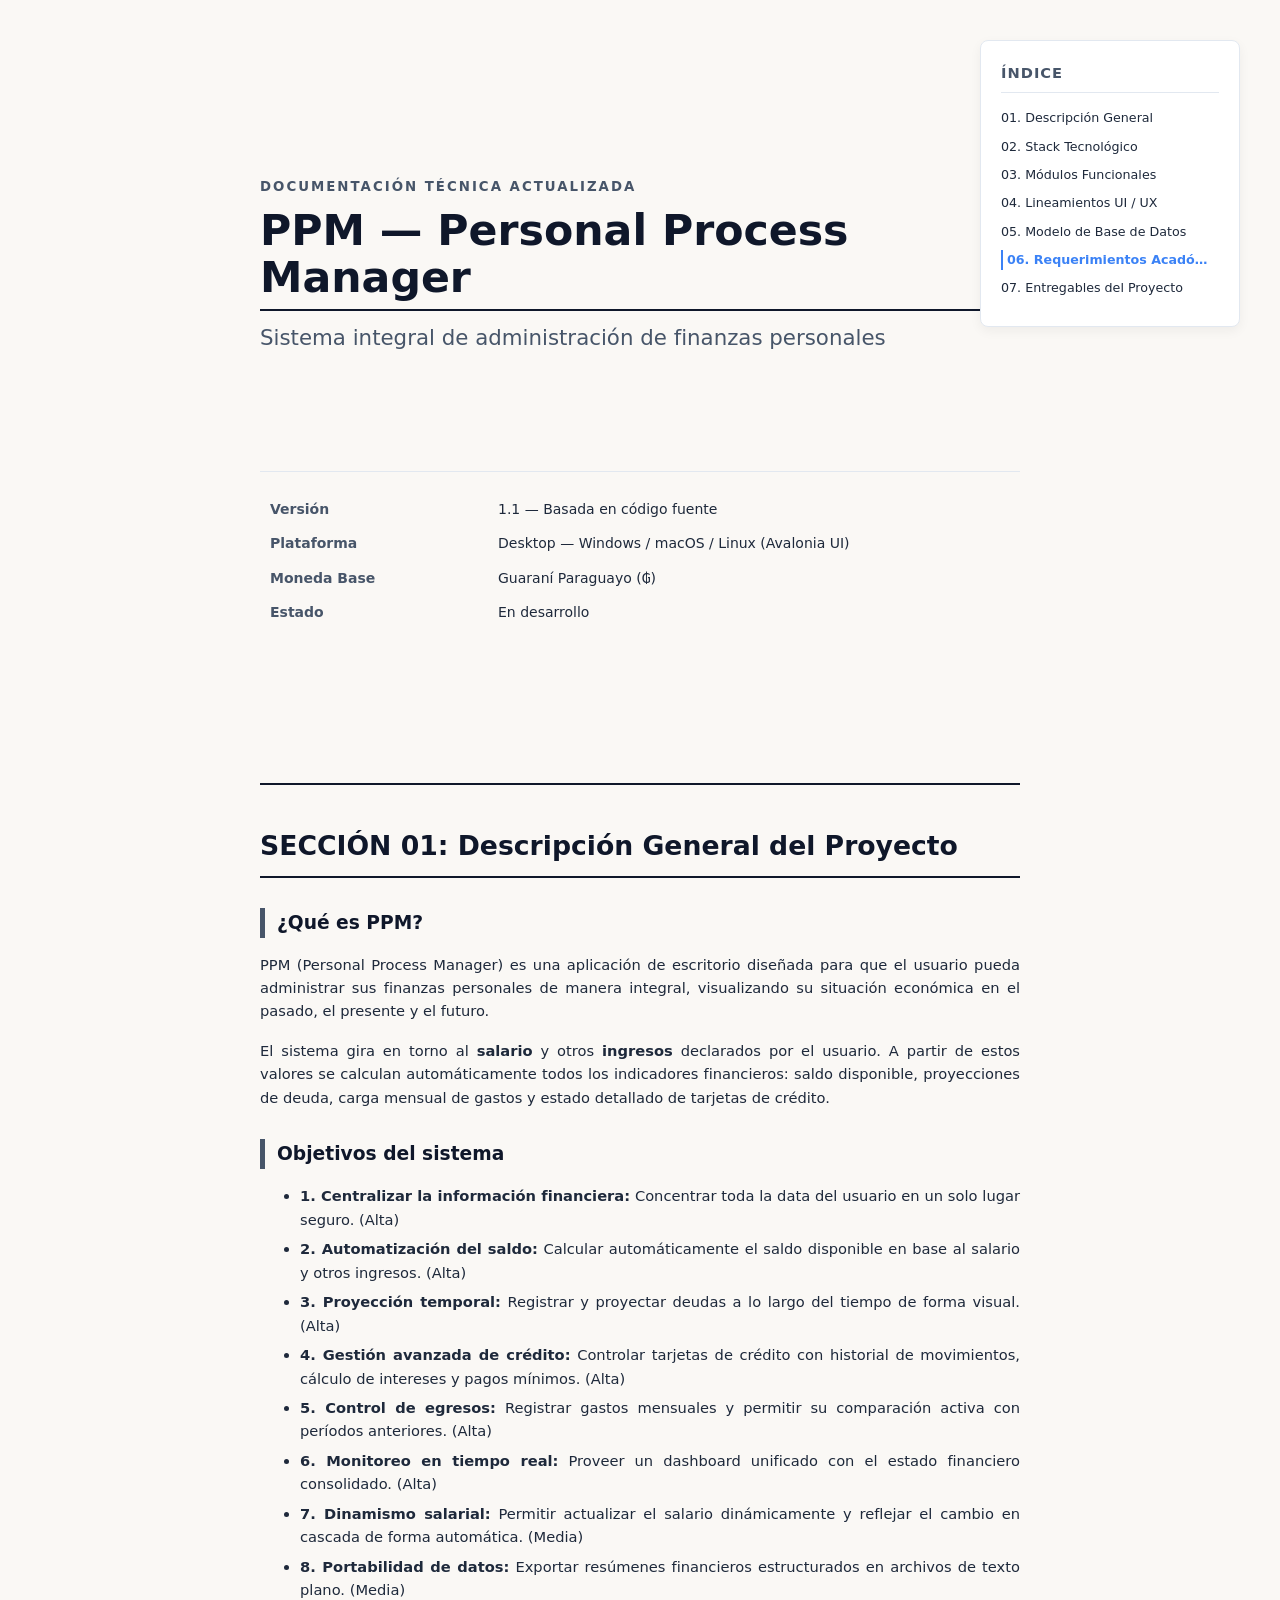
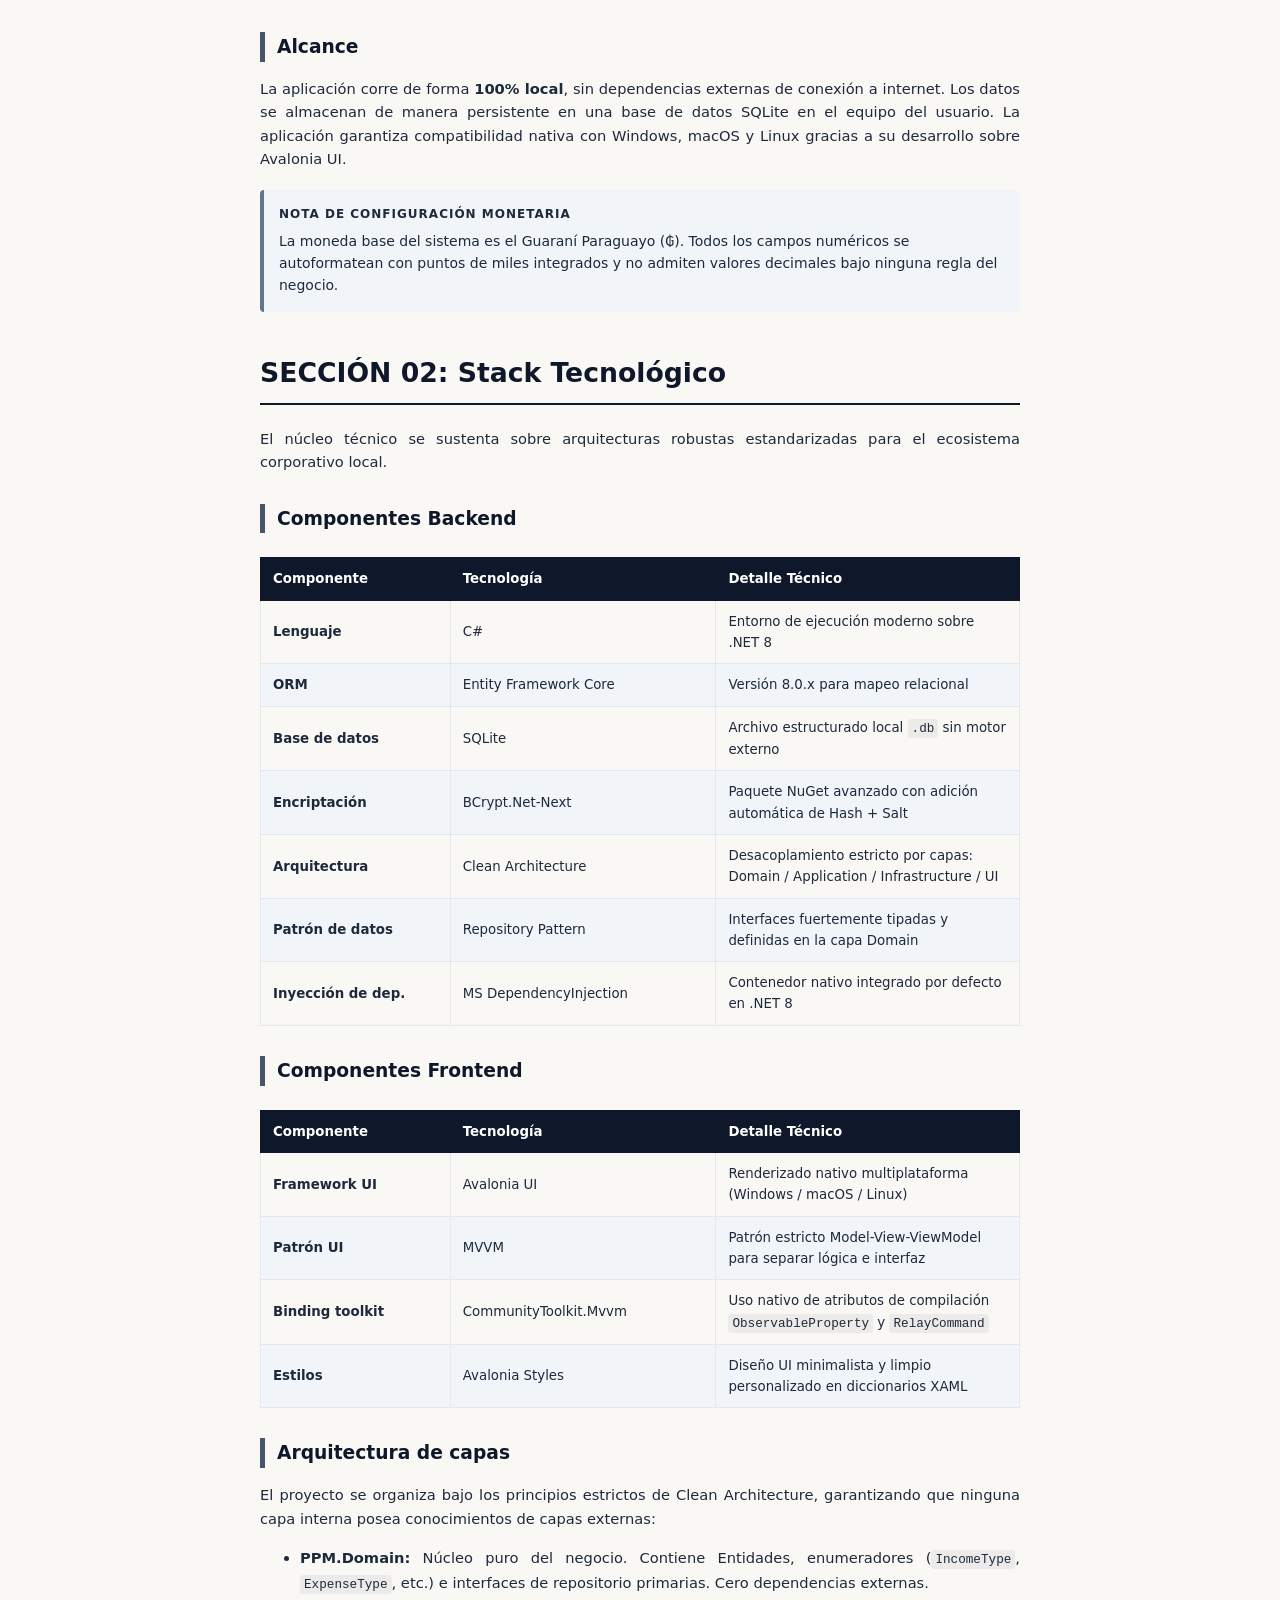
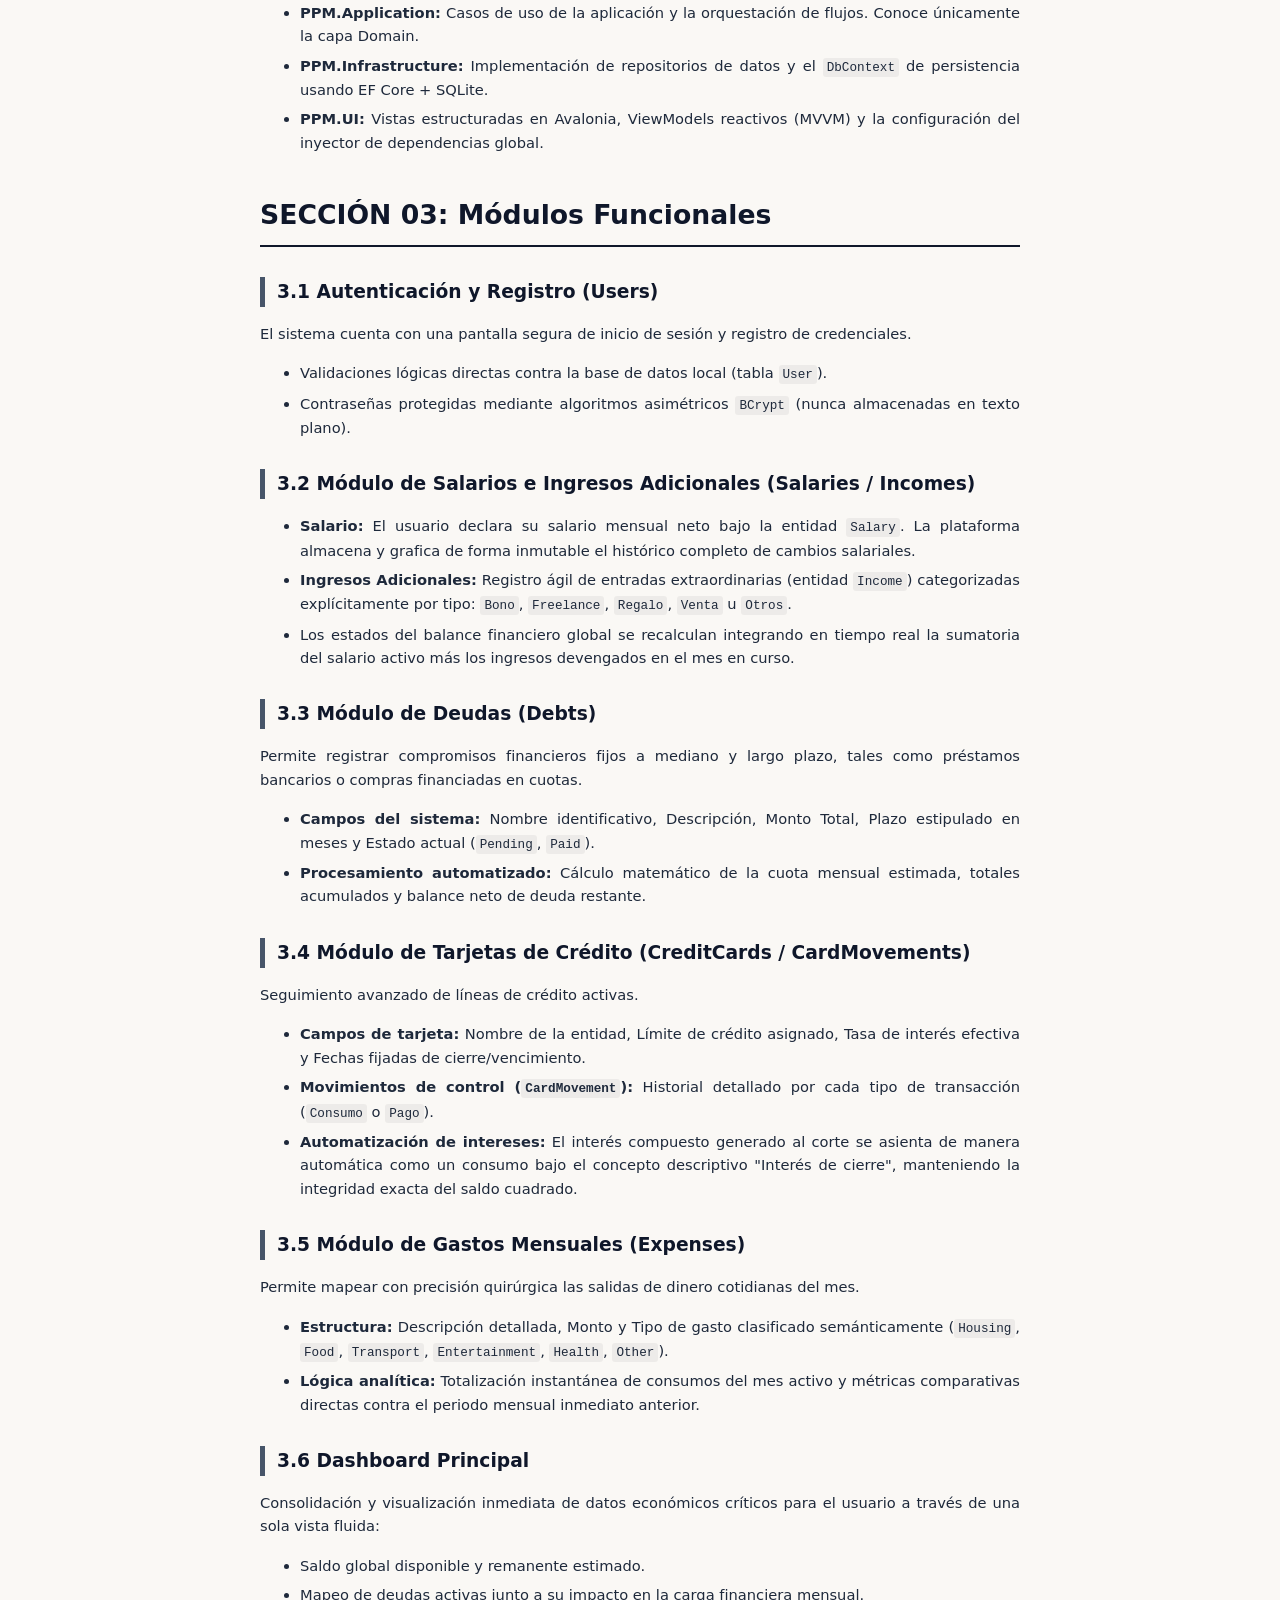
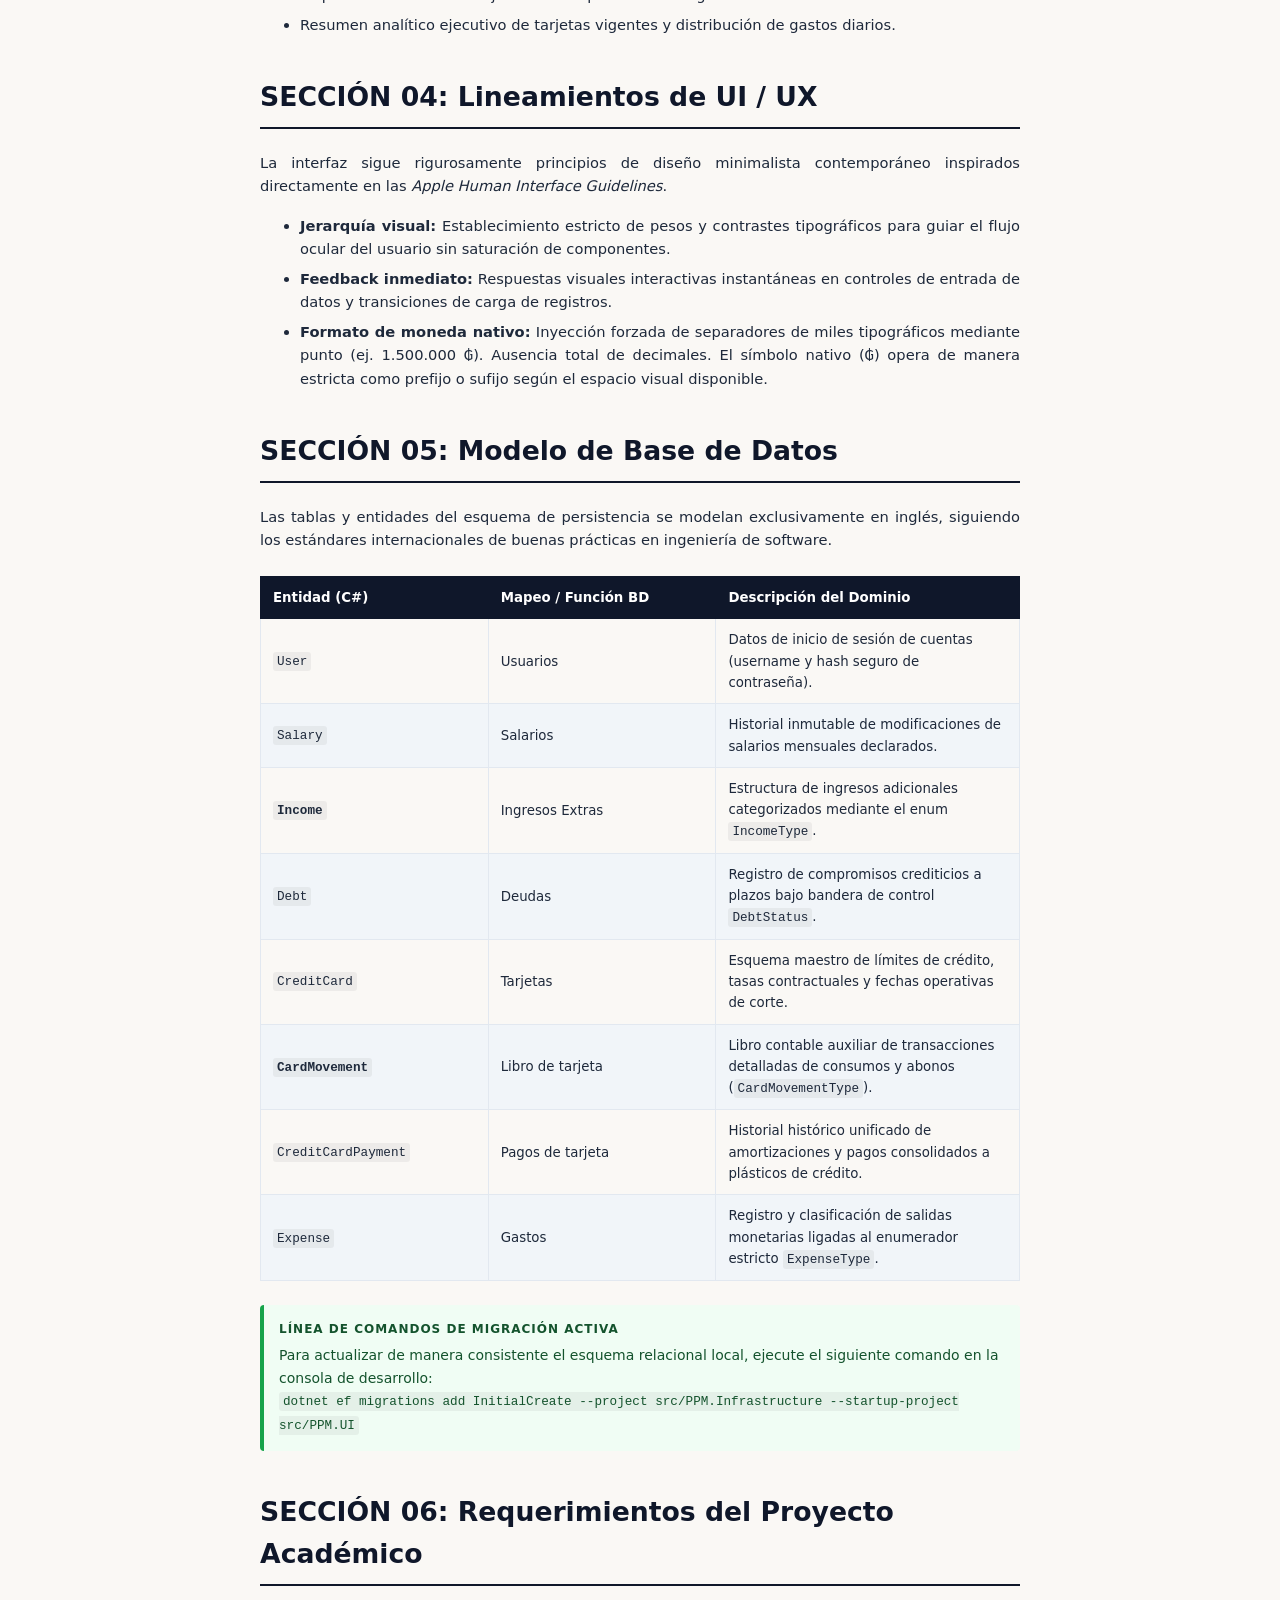
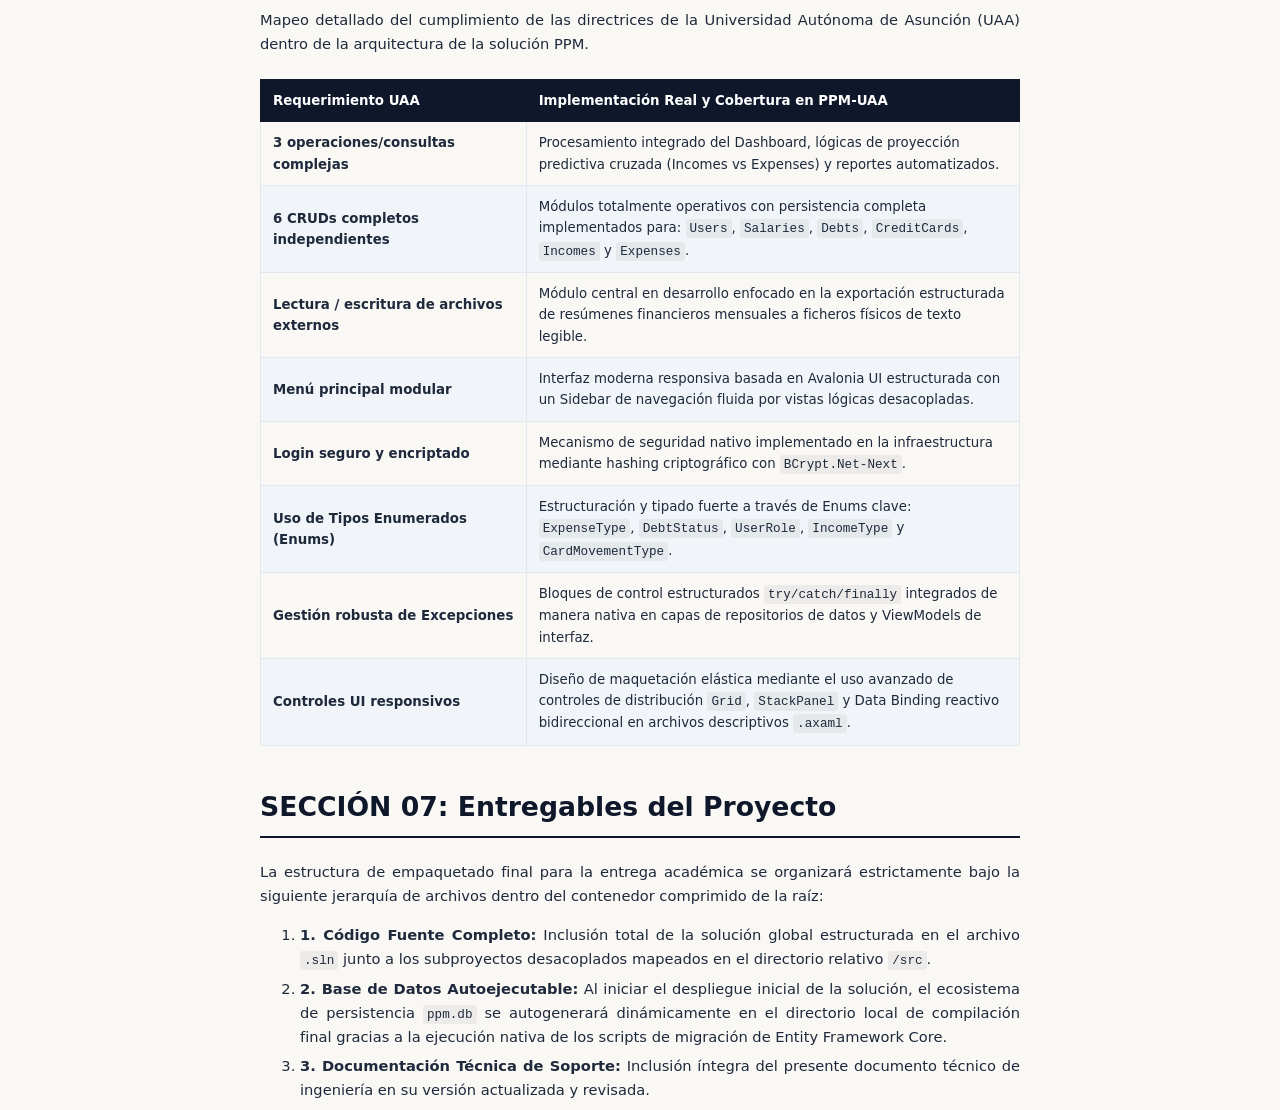
<file: presentacion_final/documentacion/Documentacion_Tecnica_Actualizada.html>
<!DOCTYPE html>
<html lang="es">
<head>
    <meta charset="UTF-8">
    <meta name="viewport" content="width=device-width, initial-scale=1.0">
    <title>PPM — Personal Process Manager | Documentación Técnica</title>
    <style>
        /* --- VARIABLES Y CONFIGURACIÓN BASE --- */
        :root {
            --bg-color: #faf8f5;
            --text-color: #1e293b;
            --primary-color: #0f172a;
            --accent-color: #475569;
            --border-color: #e2e8f0;
            --zebra-color: #f1f5f9;
            --accent-light: #e2e8f0;
            --font-stack: system-ui, -apple-system, BlinkMacSystemFont, "Segoe UI", Roboto, Helvetica, Arial, sans-serif;
        }

        /* --- CONFIGURACIÓN DE PÁGINA (IMPRESIÓN / PDF) --- */
        @page {
            size: A4;
            margin: 20mm 15mm;
        }

        * {
            box-sizing: border-box;
        }

        body {
            background-color: var(--bg-color);
            color: var(--text-color);
            font-family: var(--font-stack);
            font-size: 11pt;
            line-height: 1.6;
            margin: 0;
            padding: 0;
        }

        /* --- LAYOUT VERTICAL OPTIMIZADO --- */
        .main-wrapper {
            max-width: 800px;
            margin: 0 auto;
            padding: 20px;
            display: block; /* Mantiene el flujo lineal puro para evitar errores de compilación PDF */
        }

        /* --- PORTADA ELEGANTE (OCUPA PRIMERA PÁGINA) --- */
        .cover-page {
            display: flex;
            flex-direction: column;
            justify-content: center;
            height: 85vh;
            page-break-after: always;
            border-bottom: 2px solid var(--primary-color);
            margin-bottom: 40px;
        }

        .cover-title-container {
            margin-bottom: 60px;
        }

        .cover-tag {
            font-size: 10pt;
            text-transform: uppercase;
            letter-spacing: 2px;
            color: var(--accent-color);
            font-weight: 600;
            margin-bottom: 10px;
            display: inline-block;
        }

        .cover-title {
            font-size: 32pt;
            color: var(--primary-color);
            margin: 0;
            line-height: 1.1;
            font-weight: 800;
        }

        .cover-subtitle {
            font-size: 16pt;
            color: var(--accent-color);
            margin-top: 10px;
            font-weight: 400;
        }

        .cover-metadata {
            display: table;
            margin-top: 40px;
            border-top: 1px solid var(--border-color);
            padding-top: 20px;
            width: 100%;
        }

        .metadata-row {
            display: table-row;
        }

        .metadata-label, .metadata-value {
            display: table-cell;
            padding: 6px 10px;
            font-size: 10.5pt;
        }

        .metadata-label {
            font-weight: 600;
            color: var(--accent-color);
            width: 30%;
        }

        /* --- ELEMENTOS CONTENIDO Y EVITACIÓN DE HÚERFANOS --- */
        h1, h2, h3, h4 {
            color: var(--primary-color);
            font-family: var(--font-stack);
            page-break-after: avoid;
            break-after: avoid;
        }

        h1 {
            font-size: 20pt;
            margin-top: 40px;
            border-bottom: 2px solid var(--primary-color);
            padding-bottom: 8px;
        }

        h2 {
            font-size: 14pt;
            border-left: 5px solid var(--accent-color);
            padding-left: 12px;
            margin-top: 30px;
            margin-bottom: 15px;
        }

        h3 {
            font-size: 12pt;
            margin-top: 20px;
            color: var(--accent-color);
        }

        p, ul, ol {
            margin-top: 0;
            margin-bottom: 16px;
            text-align: justify;
        }

        li {
            margin-bottom: 6px;
        }

        /* Evitar rupturas a mitad de elementos atómicos */
        table, pre, blockquote, .note-box, .tip-box {
            page-break-inside: avoid;
            break-inside: avoid;
        }

        /* --- TABLAS ESTILIZADAS --- */
        table {
            width: 100%;
            border-collapse: collapse;
            margin: 24px 0;
            font-size: 10pt;
        }

        th {
            background-color: var(--primary-color);
            color: #ffffff;
            font-weight: 600;
            text-align: left;
            padding: 10px 12px;
            border: 1px solid var(--primary-color);
        }

        td {
            padding: 10px 12px;
            border: 1px solid var(--border-color);
        }

        tr:nth-child(even) {
            background-color: var(--zebra-color);
        }

        /* --- CUADROS DE DESTACADOS (NOTAS / TIPS) --- */
        .note-box, .tip-box {
            padding: 15px;
            margin: 20px 0;
            border-radius: 4px;
            font-size: 10.5pt;
        }

        .note-box {
            background-color: #f1f5f9;
            border-left: 4px solid #64748b;
        }

        .tip-box {
            background-color: #f0fdf4;
            border-left: 4px solid #16a34a;
            color: #14532d;
        }

        .box-title {
            font-weight: 700;
            margin-bottom: 5px;
            text-transform: uppercase;
            font-size: 9pt;
            letter-spacing: 1px;
            display: block;
        }

        code {
            font-family: Consolas, Monaco, 'Andale Mono', monospace;
            background-color: rgba(0,0,0,0.05);
            padding: 2px 4px;
            border-radius: 3px;
            font-size: 9.5pt;
        }

        /* --- INTERACTIVIDAD EN PANTALLA (SIDEBAR TOC) --- */
        .toc-sidebar {
            position: fixed;
            top: 40px;
            right: 40px;
            width: 260px;
            max-height: 80vh;
            background: #ffffff;
            border: 1px solid var(--border-color);
            border-radius: 8px;
            padding: 20px;
            box-shadow: 0 4px 12px rgba(0,0,0,0.05);
            overflow-y: auto;
            z-index: 100;
        }

        .toc-sidebar h3 {
            margin-top: 0;
            margin-bottom: 15px;
            font-size: 11pt;
            text-transform: uppercase;
            letter-spacing: 1px;
            border-bottom: 1px solid var(--border-color);
            padding-bottom: 8px;
        }

        .toc-sidebar ul {
            list-style: none;
            padding-left: 0;
            margin: 0;
        }

        .toc-sidebar li {
            margin-bottom: 8px;
            font-size: 9.5pt;
        }

        .toc-sidebar a {
            color: var(--text-color);
            text-decoration: none;
            transition: color 0.2s ease;
            display: block;
            white-space: nowrap;
            overflow: hidden;
            text-overflow: ellipsis;
        }

        .toc-sidebar a:hover, .toc-sidebar a.active {
            color: #3b82f6;
            font-weight: 600;
            padding-left: 4px;
            border-left: 2px solid #3b82f6;
        }

        /* Ajuste de margen del wrapper cuando el menú lateral está activo en pantallas grandes */
        @media screen and (min-width: 1300px) {
            .main-wrapper {
                margin-left: calc(50% - 500px);
            }
        }

        /* Ocultar elementos interactivos/pantalla al imprimir y ajustar fondo */
        @media print {
            body {
                background-color: #ffffff;
            }
            .toc-sidebar {
                display: none !important;
            }
            .main-wrapper {
                max-width: 100% !important;
                padding: 0 !important;
                margin: 0 !important;
            }
            .cover-page {
                height: 95vh; /* Ajuste preciso para forzar el salto de página limpio en PDF */
            }
        }
    </style>
</head>
<body>

    <nav class="toc-sidebar" id="sidebarTOC">
        <h3>Índice</h3>
        <ul>
            <li><a href="#sec01">01. Descripción General</a></li>
            <li><a href="#sec02">02. Stack Tecnológico</a></li>
            <li><a href="#sec03">03. Módulos Funcionales</a></li>
            <li><a href="#sec04">04. Lineamientos UI / UX</a></li>
            <li><a href="#sec05">05. Modelo de Base de Datos</a></li>
            <li><a href="#sec06">06. Requerimientos Acadómicos</a></li>
            <li><a href="#sec07">07. Entregables del Proyecto</a></li>
        </ul>
    </nav>

    <div class="main-wrapper">

        <header class="cover-page">
            <div class="cover-title-container">
                <span class="cover-tag">Documentación Técnica Actualizada</span>
                <h1 class="cover-title">PPM — Personal Process Manager</h1>
                <p class="cover-subtitle">Sistema integral de administración de finanzas personales</p>
            </div>
            
            <div class="cover-metadata">
                <div class="metadata-row">
                    <div class="metadata-label">Versión</div>
                    <div class="metadata-value">1.1 — Basada en código fuente</div>
                </div>
                <div class="metadata-row">
                    <div class="metadata-label">Plataforma</div>
                    <div class="metadata-value">Desktop — Windows / macOS / Linux (Avalonia UI)</div>
                </div>
                <div class="metadata-row">
                    <div class="metadata-label">Moneda Base</div>
                    <div class="metadata-value">Guaraní Paraguayo (₲)</div>
                </div>
                <div class="metadata-row">
                    <div class="metadata-label">Estado</div>
                    <div class="metadata-value">En desarrollo</div>
                </div>
            </div>
        </header>

        <section id="sec01">
            <h1>SECCIÓN 01: Descripción General del Proyecto</h1>
            
            <h2>¿Qué es PPM?</h2>
            <p>PPM (Personal Process Manager) es una aplicación de escritorio diseñada para que el usuario pueda administrar sus finanzas personales de manera integral, visualizando su situación económica en el pasado, el presente y el futuro.</p>
            <p>El sistema gira en torno al <strong>salario</strong> y otros <strong>ingresos</strong> declarados por el usuario. A partir de estos valores se calculan automáticamente todos los indicadores financieros: saldo disponible, proyecciones de deuda, carga mensual de gastos y estado detallado de tarjetas de crédito.</p>

            <h2>Objetivos del sistema</h2>
            <ul>
                <li><strong>1. Centralizar la información financiera:</strong> Concentrar toda la data del usuario en un solo lugar seguro. (Alta)</li>
                <li><strong>2. Automatización del saldo:</strong> Calcular automáticamente el saldo disponible en base al salario y otros ingresos. (Alta)</li>
                <li><strong>3. Proyección temporal:</strong> Registrar y proyectar deudas a lo largo del tiempo de forma visual. (Alta)</li>
                <li><strong>4. Gestión avanzada de crédito:</strong> Controlar tarjetas de crédito con historial de movimientos, cálculo de intereses y pagos mínimos. (Alta)</li>
                <li><strong>5. Control de egresos:</strong> Registrar gastos mensuales y permitir su comparación activa con períodos anteriores. (Alta)</li>
                <li><strong>6. Monitoreo en tiempo real:</strong> Proveer un dashboard unificado con el estado financiero consolidado. (Alta)</li>
                <li><strong>7. Dinamismo salarial:</strong> Permitir actualizar el salario dinámicamente y reflejar el cambio en cascada de forma automática. (Media)</li>
                <li><strong>8. Portabilidad de datos:</strong> Exportar resúmenes financieros estructurados en archivos de texto plano. (Media)</li>
            </ul>

            <h2>Alcance</h2>
            <p>La aplicación corre de forma <strong>100% local</strong>, sin dependencias externas de conexión a internet. Los datos se almacenan de manera persistente en una base de datos SQLite en el equipo del usuario. La aplicación garantiza compatibilidad nativa con Windows, macOS y Linux gracias a su desarrollo sobre Avalonia UI.</p>

            <div class="note-box">
                <span class="box-title">Nota de configuración monetaria</span>
                La moneda base del sistema es el Guaraní Paraguayo (₲). Todos los campos numéricos se autoformatean con puntos de miles integrados y no admiten valores decimales bajo ninguna regla del negocio.
            </div>
        </section>

        <section id="sec02">
            <h1>SECCIÓN 02: Stack Tecnológico</h1>
            <p>El núcleo técnico se sustenta sobre arquitecturas robustas estandarizadas para el ecosistema corporativo local.</p>

            <h2>Componentes Backend</h2>
            <table>
                <thead>
                    <tr>
                        <th style="width: 25%;">Componente</th>
                        <th style="width: 35%;">Tecnología</th>
                        <th style="width: 40%;">Detalle Técnico</th>
                    </tr>
                </thead>
                <tbody>
                    <tr>
                        <td><strong>Lenguaje</strong></td>
                        <td>C#</td>
                        <td>Entorno de ejecución moderno sobre .NET 8</td>
                    </tr>
                    <tr>
                        <td><strong>ORM</strong></td>
                        <td>Entity Framework Core</td>
                        <td>Versión 8.0.x para mapeo relacional</td>
                    </tr>
                    <tr>
                        <td><strong>Base de datos</strong></td>
                        <td>SQLite</td>
                        <td>Archivo estructurado local <code>.db</code> sin motor externo</td>
                    </tr>
                    <tr>
                        <td><strong>Encriptación</strong></td>
                        <td>BCrypt.Net-Next</td>
                        <td>Paquete NuGet avanzado con adición automática de Hash + Salt</td>
                    </tr>
                    <tr>
                        <td><strong>Arquitectura</strong></td>
                        <td>Clean Architecture</td>
                        <td>Desacoplamiento estricto por capas: Domain / Application / Infrastructure / UI</td>
                    </tr>
                    <tr>
                        <td><strong>Patrón de datos</strong></td>
                        <td>Repository Pattern</td>
                        <td>Interfaces fuertemente tipadas y definidas en la capa Domain</td>
                    </tr>
                    <tr>
                        <td><strong>Inyección de dep.</strong></td>
                        <td>MS DependencyInjection</td>
                        <td>Contenedor nativo integrado por defecto en .NET 8</td>
                    </tr>
                </tbody>
            </table>

            <h2>Componentes Frontend</h2>
            <table>
                <thead>
                    <tr>
                        <th style="width: 25%;">Componente</th>
                        <th style="width: 35%;">Tecnología</th>
                        <th style="width: 40%;">Detalle Técnico</th>
                    </tr>
                </thead>
                <tbody>
                    <tr>
                        <td><strong>Framework UI</strong></td>
                        <td>Avalonia UI</td>
                        <td>Renderizado nativo multiplataforma (Windows / macOS / Linux)</td>
                    </tr>
                    <tr>
                        <td><strong>Patrón UI</strong></td>
                        <td>MVVM</td>
                        <td>Patrón estricto Model-View-ViewModel para separar lógica e interfaz</td>
                    </tr>
                    <tr>
                        <td><strong>Binding toolkit</strong></td>
                        <td>CommunityToolkit.Mvvm</td>
                        <td>Uso nativo de atributos de compilación <code>ObservableProperty</code> y <code>RelayCommand</code></td>
                    </tr>
                    <tr>
                        <td><strong>Estilos</strong></td>
                        <td>Avalonia Styles</td>
                        <td>Diseño UI minimalista y limpio personalizado en diccionarios XAML</td>
                    </tr>
                </tbody>
            </table>

            <h2>Arquitectura de capas</h2>
            <p>El proyecto se organiza bajo los principios estrictos de Clean Architecture, garantizando que ninguna capa interna posea conocimientos de capas externas:</p>
            <ul>
                <li><strong>PPM.Domain:</strong> Núcleo puro del negocio. Contiene Entidades, enumeradores (<code>IncomeType</code>, <code>ExpenseType</code>, etc.) e interfaces de repositorio primarias. Cero dependencias externas.</li>
                <li><strong>PPM.Application:</strong> Casos de uso de la aplicación y la orquestación de flujos. Conoce únicamente la capa Domain.</li>
                <li><strong>PPM.Infrastructure:</strong> Implementación de repositorios de datos y el <code>DbContext</code> de persistencia usando EF Core + SQLite.</li>
                <li><strong>PPM.UI:</strong> Vistas estructuradas en Avalonia, ViewModels reactivos (MVVM) y la configuración del inyector de dependencias global.</li>
            </ul>
        </section>

        <section id="sec03">
            <h1>SECCIÓN 03: Módulos Funcionales</h1>

            <h2>3.1 Autenticación y Registro (Users)</h2>
            <p>El sistema cuenta con una pantalla segura de inicio de sesión y registro de credenciales.</p>
            <ul>
                <li>Validaciones lógicas directas contra la base de datos local (tabla <code>User</code>).</li>
                <li>Contraseñas protegidas mediante algoritmos asimétricos <code>BCrypt</code> (nunca almacenadas en texto plano).</li>
            </ul>

            <h2>3.2 Módulo de Salarios e Ingresos Adicionales (Salaries / Incomes)</h2>
            <ul>
                <li><strong>Salario:</strong> El usuario declara su salario mensual neto bajo la entidad <code>Salary</code>. La plataforma almacena y grafica de forma inmutable el histórico completo de cambios salariales.</li>
                <li><strong>Ingresos Adicionales:</strong> Registro ágil de entradas extraordinarias (entidad <code>Income</code>) categorizadas explícitamente por tipo: <code>Bono</code>, <code>Freelance</code>, <code>Regalo</code>, <code>Venta</code> u <code>Otros</code>.</li>
                <li>Los estados del balance financiero global se recalculan integrando en tiempo real la sumatoria del salario activo más los ingresos devengados en el mes en curso.</li>
            </ul>

            <h2>3.3 Módulo de Deudas (Debts)</h2>
            <p>Permite registrar compromisos financieros fijos a mediano y largo plazo, tales como préstamos bancarios o compras financiadas en cuotas.</p>
            <ul>
                <li><strong>Campos del sistema:</strong> Nombre identificativo, Descripción, Monto Total, Plazo estipulado en meses y Estado actual (<code>Pending</code>, <code>Paid</code>).</li>
                <li><strong>Procesamiento automatizado:</strong> Cálculo matemático de la cuota mensual estimada, totales acumulados y balance neto de deuda restante.</li>
            </ul>

            <h2>3.4 Módulo de Tarjetas de Crédito (CreditCards / CardMovements)</h2>
            <p>Seguimiento avanzado de líneas de crédito activas.</p>
            <ul>
                <li><strong>Campos de tarjeta:</strong> Nombre de la entidad, Límite de crédito asignado, Tasa de interés efectiva y Fechas fijadas de cierre/vencimiento.</li>
                <li><strong>Movimientos de control (<code>CardMovement</code>):</strong> Historial detallado por cada tipo de transacción (<code>Consumo</code> o <code>Pago</code>).</li>
                <li><strong>Automatización de intereses:</strong> El interés compuesto generado al corte se asienta de manera automática como un consumo bajo el concepto descriptivo "Interés de cierre", manteniendo la integridad exacta del saldo cuadrado.</li>
            </ul>

            <h2>3.5 Módulo de Gastos Mensuales (Expenses)</h2>
            <p>Permite mapear con precisión quirúrgica las salidas de dinero cotidianas del mes.</p>
            <ul>
                <li><strong>Estructura:</strong> Descripción detallada, Monto y Tipo de gasto clasificado semánticamente (<code>Housing</code>, <code>Food</code>, <code>Transport</code>, <code>Entertainment</code>, <code>Health</code>, <code>Other</code>).</li>
                <li><strong>Lógica analítica:</strong> Totalización instantánea de consumos del mes activo y métricas comparativas directas contra el periodo mensual inmediato anterior.</li>
            </ul>

            <h2>3.6 Dashboard Principal</h2>
            <p>Consolidación y visualización inmediata de datos económicos críticos para el usuario a través de una sola vista fluida:</p>
            <ul>
                <li>Saldo global disponible y remanente estimado.</li>
                <li>Mapeo de deudas activas junto a su impacto en la carga financiera mensual.</li>
                <li>Resumen analítico ejecutivo de tarjetas vigentes y distribución de gastos diarios.</li>
            </ul>
        </section>

        <section id="sec04">
            <h1>SECCIÓN 04: Lineamientos de UI / UX</h1>
            <p>La interfaz sigue rigurosamente principios de diseño minimalista contemporáneo inspirados directamente en las <em>Apple Human Interface Guidelines</em>.</p>
            <ul>
                <li><strong>Jerarquía visual:</strong> Establecimiento estricto de pesos y contrastes tipográficos para guiar el flujo ocular del usuario sin saturación de componentes.</li>
                <li><strong>Feedback inmediato:</strong> Respuestas visuales interactivas instantáneas en controles de entrada de datos y transiciones de carga de registros.</li>
                <li><strong>Formato de moneda nativo:</strong> Inyección forzada de separadores de miles tipográficos mediante punto (ej. 1.500.000 ₲). Ausencia total de decimales. El símbolo nativo (₲) opera de manera estricta como prefijo o sufijo según el espacio visual disponible.</li>
            </ul>
        </section>

        <section id="sec05">
            <h1>SECCIÓN 05: Modelo de Base de Datos</h1>
            <p>Las tablas y entidades del esquema de persistencia se modelan exclusivamente en inglés, siguiendo los estándares internacionales de buenas prácticas en ingeniería de software.</p>

            <table>
                <thead>
                    <tr>
                        <th style="width: 30%;">Entidad (C#)</th>
                        <th style="width: 30%;">Mapeo / Función BD</th>
                        <th style="width: 40%;">Descripción del Dominio</th>
                    </tr>
                </thead>
                <tbody>
                    <tr>
                        <td><code>User</code></td>
                        <td>Usuarios</td>
                        <td>Datos de inicio de sesión de cuentas (username y hash seguro de contraseña).</td>
                    </tr>
                    <tr>
                        <td><code>Salary</code></td>
                        <td>Salarios</td>
                        <td>Historial inmutable de modificaciones de salarios mensuales declarados.</td>
                    </tr>
                    <tr>
                        <td><strong><code>Income</code></strong></td>
                        <td>Ingresos Extras</td>
                        <td>Estructura de ingresos adicionales categorizados mediante el enum <code>IncomeType</code>.</td>
                    </tr>
                    <tr>
                        <td><code>Debt</code></td>
                        <td>Deudas</td>
                        <td>Registro de compromisos crediticios a plazos bajo bandera de control <code>DebtStatus</code>.</td>
                    </tr>
                    <tr>
                        <td><code>CreditCard</code></td>
                        <td>Tarjetas</td>
                        <td>Esquema maestro de límites de crédito, tasas contractuales y fechas operativas de corte.</td>
                    </tr>
                    <tr>
                        <td><strong><code>CardMovement</code></strong></td>
                        <td>Libro de tarjeta</td>
                        <td>Libro contable auxiliar de transacciones detalladas de consumos y abonos (<code>CardMovementType</code>).</td>
                    </tr>
                    <tr>
                        <td><code>CreditCardPayment</code></td>
                        <td>Pagos de tarjeta</td>
                        <td>Historial histórico unificado de amortizaciones y pagos consolidados a plásticos de crédito.</td>
                    </tr>
                    <tr>
                        <td><code>Expense</code></td>
                        <td>Gastos</td>
                        <td>Registro y clasificación de salidas monetarias ligadas al enumerador estricto <code>ExpenseType</code>.</td>
                    </tr>
                </tbody>
            </table>

            <div class="tip-box">
                <span class="box-title">Línea de comandos de migración activa</span>
                Para actualizar de manera consistente el esquema relacional local, ejecute el siguiente comando en la consola de desarrollo: <br>
                <code>dotnet ef migrations add InitialCreate --project src/PPM.Infrastructure --startup-project src/PPM.UI</code>
            </div>
        </section>

        <section id="sec06">
            <h1>SECCIÓN 06: Requerimientos del Proyecto Académico</h1>
            <p>Mapeo detallado del cumplimiento de las directrices de la Universidad Autónoma de Asunción (UAA) dentro de la arquitectura de la solución PPM.</p>

            <table>
                <thead>
                    <tr>
                        <th style="width: 35%;">Requerimiento UAA</th>
                        <th style="width: 65%;">Implementación Real y Cobertura en PPM-UAA</th>
                    </tr>
                </thead>
                <tbody>
                    <tr>
                        <td><strong>3 operaciones/consultas complejas</strong></td>
                        <td>Procesamiento integrado del Dashboard, lógicas de proyección predictiva cruzada (Incomes vs Expenses) y reportes automatizados.</td>
                    </tr>
                    <tr>
                        <td><strong>6 CRUDs completos independientes</strong></td>
                        <td>Módulos totalmente operativos con persistencia completa implementados para: <code>Users</code>, <code>Salaries</code>, <code>Debts</code>, <code>CreditCards</code>, <code>Incomes</code> y <code>Expenses</code>.</td>
                    </tr>
                    <tr>
                        <td><strong>Lectura / escritura de archivos externos</strong></td>
                        <td>Módulo central en desarrollo enfocado en la exportación estructurada de resúmenes financieros mensuales a ficheros físicos de texto legible.</td>
                    </tr>
                    <tr>
                        <td><strong>Menú principal modular</strong></td>
                        <td>Interfaz moderna responsiva basada en Avalonia UI estructurada con un Sidebar de navegación fluida por vistas lógicas desacopladas.</td>
                    </tr>
                    <tr>
                        <td><strong>Login seguro y encriptado</strong></td>
                        <td>Mecanismo de seguridad nativo implementado en la infraestructura mediante hashing criptográfico con <code>BCrypt.Net-Next</code>.</td>
                    </tr>
                    <tr>
                        <td><strong>Uso de Tipos Enumerados (Enums)</strong></td>
                        <td>Estructuración y tipado fuerte a través de Enums clave: <code>ExpenseType</code>, <code>DebtStatus</code>, <code>UserRole</code>, <code>IncomeType</code> y <code>CardMovementType</code>.</td>
                    </tr>
                    <tr>
                        <td><strong>Gestión robusta de Excepciones</strong></td>
                        <td>Bloques de control estructurados <code>try/catch/finally</code> integrados de manera nativa en capas de repositorios de datos y ViewModels de interfaz.</td>
                    </tr>
                    <tr>
                        <td><strong>Controles UI responsivos</strong></td>
                        <td>Diseño de maquetación elástica mediante el uso avanzado de controles de distribución <code>Grid</code>, <code>StackPanel</code> y Data Binding reactivo bidireccional en archivos descriptivos <code>.axaml</code>.</td>
                    </tr>
                </tbody>
            </table>
        </section>

        <section id="sec07">
            <h1>SECCIÓN 07: Entregables del Proyecto</h1>
            <p>La estructura de empaquetado final para la entrega académica se organizará estrictamente bajo la siguiente jerarquía de archivos dentro del contenedor comprimido de la raíz:</p>
            <ol>
                <li><strong>1. Código Fuente Completo:</strong> Inclusión total de la solución global estructurada en el archivo <code>.sln</code> junto a los subproyectos desacoplados mapeados en el directorio relativo <code>/src</code>.</li>
                <li><strong>2. Base de Datos Autoejecutable:</strong> Al iniciar el despliegue inicial de la solución, el ecosistema de persistencia <code>ppm.db</code> se autogenerará dinámicamente en el directorio local de compilación final gracias a la ejecución nativa de los scripts de migración de Entity Framework Core.</li>
                <li><strong>3. Documentación Técnica de Soporte:</strong> Inclusión íntegra del presente documento técnico de ingeniería en su versión actualizada y revisada.</li>
            </ol>
        </section>

    </div>

    <script>
        document.addEventListener('DOMContentLoaded', () => {
            const sections = document.querySelectorAll('section');
            const tocLinks = document.querySelectorAll('#sidebarTOC a');

            // Implementación de Scroll Highlighter dinámico mediante Intersection Observer
            const observerOptions = {
                root: null,
                rootMargin: '0px 0px -60% 0px',
                threshold: 0
            };

            const observer = new IntersectionObserver((entries) => {
                entries.forEach(entry => {
                    if (entry.isIntersecting) {
                        const id = entry.target.getAttribute('id');
                        tocLinks.forEach(link => {
                            if (link.getAttribute('href') === `#${id}`) {
                                link.classList.add('active');
                            } else {
                                link.classList.remove('active');
                            }
                        });
                    }
                });
            }, observerOptions);

            sections.forEach(section => observer.observe(section));

            // Suavizado dinámico de clicks en el índice
            tocLinks.forEach(link => {
                link.addEventListener('click', (e) => {
                    e.preventDefault();
                    const targetId = link.getAttribute('href');
                    document.querySelector(targetId).scrollIntoView({
                        behavior: 'smooth'
                    });
                });
            });
        });
    </script>
</body>
</html>
</file>
